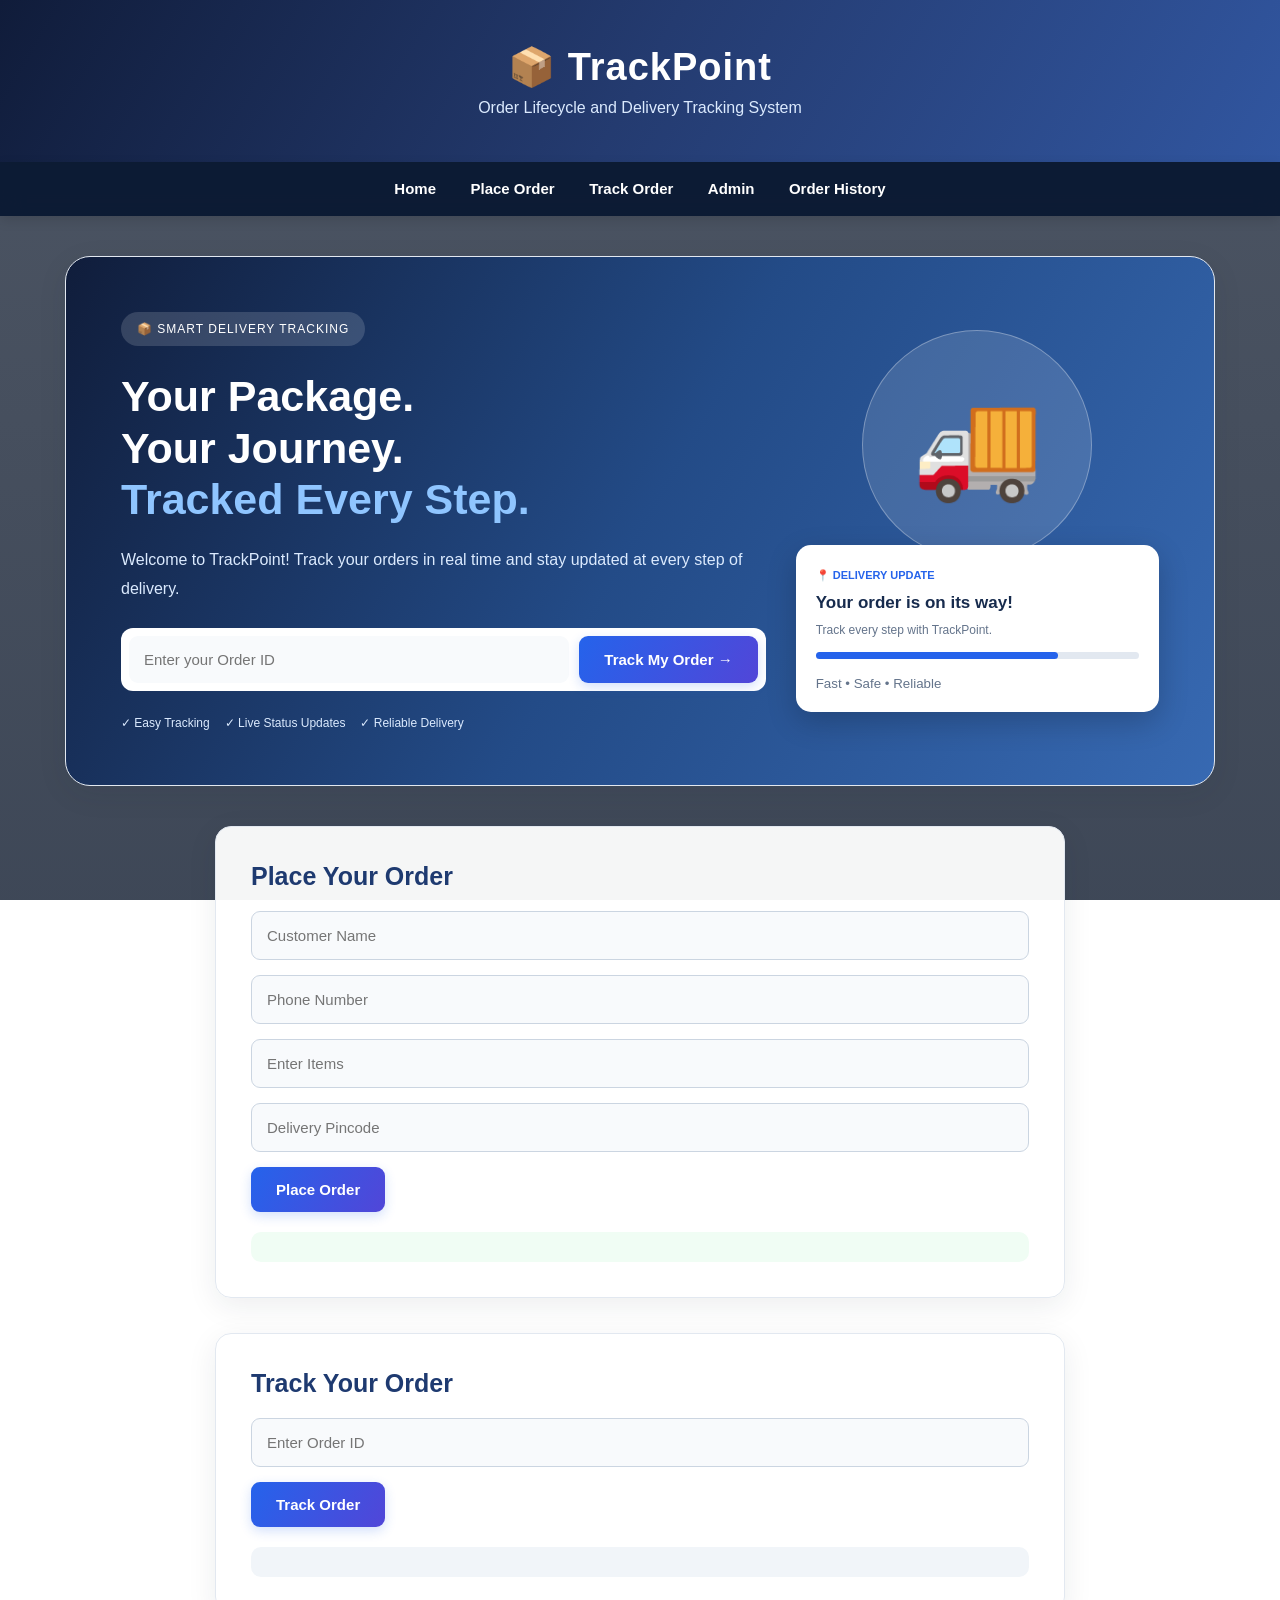
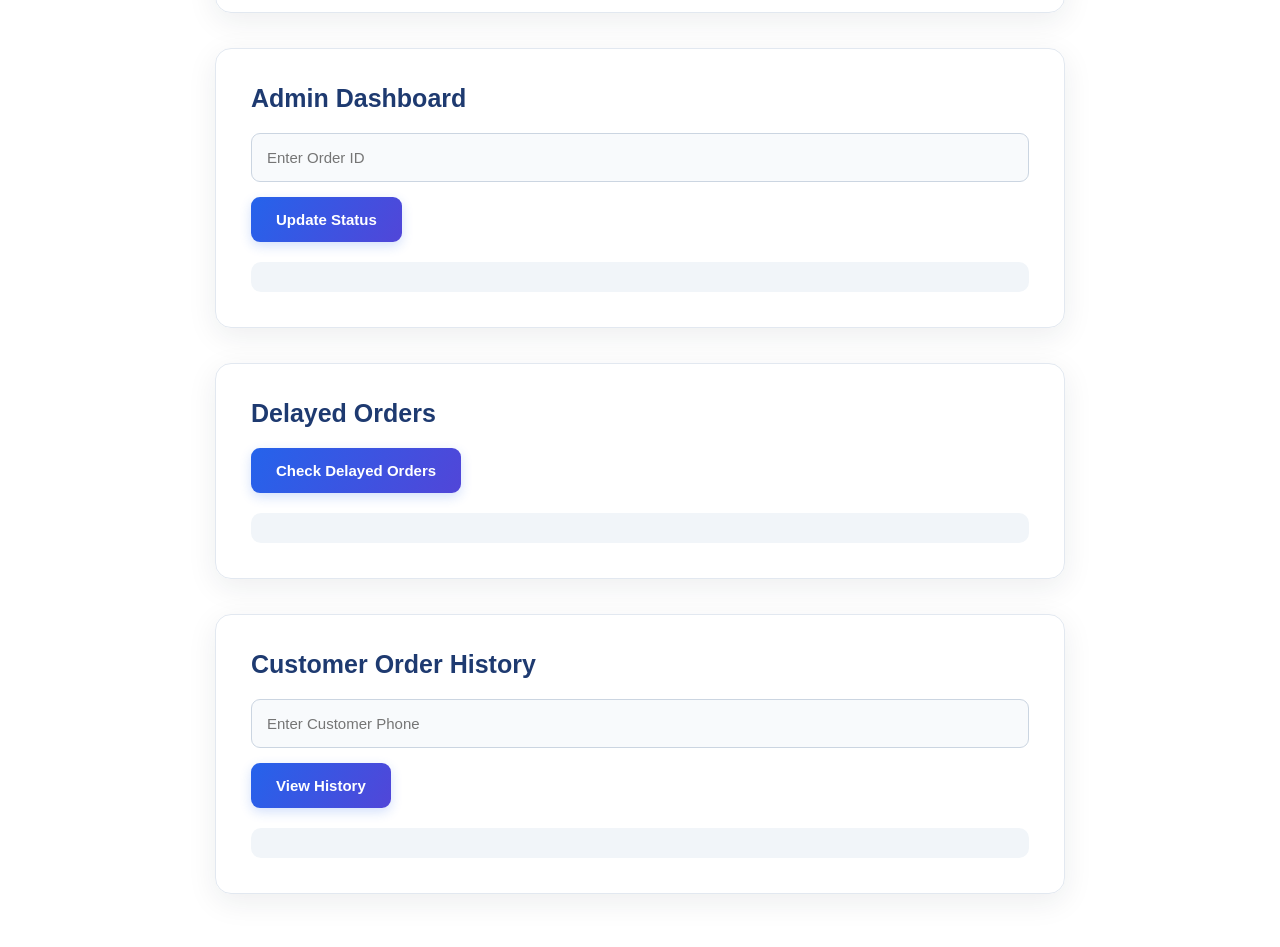
<file: index.html>
<!DOCTYPE html>
<html lang="en">
<head>
    <meta charset="UTF-8">
    <meta name="viewport" content="width=device-width, initial-scale=1.0">
    <title>TrackPoint - Order Tracking</title>
    <link rel="stylesheet" href="style.css">
</head>
<body class="home-page">

    <header>
        <h1>📦 TrackPoint</h1>
        <p>Order Lifecycle and Delivery Tracking System</p>
    </header>

    <nav>
        <a href="#home">Home</a>
        <a href="#place">Place Order</a>
        <a href="#track">Track Order</a>
        <a href="#admin">Admin</a>
        <a href="#history">Order History</a>
    </nav>


    <section id="home" class="hero">

    <div class="hero-content">
        <span class="hero-tag">📦 SMART DELIVERY TRACKING</span>

        <h2>Your Package.<br>
        Your Journey.<br>
        <span>Tracked Every Step.</span></h2>

        <p>
            Welcome to TrackPoint! Track your orders in real time
            and stay updated at every step of delivery.
        </p>

        <div class="hero-search">
            <input type="text"
                   id="homeTrackId"
                   placeholder="Enter your Order ID">

            <button onclick="quickTrack()">
                Track My Order →
            </button>
        </div>

        <div class="hero-features">
            <span>✓ Easy Tracking</span>
            <span>✓ Live Status Updates</span>
            <span>✓ Reliable Delivery</span>
        </div>
    </div>

    <div class="hero-visual">
        <div class="truck-circle">
            <div class="truck">🚚</div>
        </div>

        <div class="delivery-card">
            <span>📍 DELIVERY UPDATE</span>
            <h3>Your order is on its way!</h3>
            <p>Track every step with TrackPoint.</p>
            <div class="mini-progress">
                <div></div>
            </div>
            <small>Fast • Safe • Reliable</small>
        </div>
    </div>

</section>


    <section id="place">
        <h2>Place Your Order</h2>
        <form id="orderForm">
            <input id="customer" placeholder="Customer Name" required>
            <input id="phone" placeholder="Phone Number" required>
            <input id="items" placeholder="Enter Items" required>
            <input id="pincode" placeholder="Delivery Pincode" required>
            <button type="submit">Place Order</button>
        </form>
        <p id="orderMessage"></p>
    </section>

    <section id="track">
        <h2>Track Your Order</h2>
        <input id="trackId" placeholder="Enter Order ID">
        <button onclick="trackOrder()">Track Order</button>
        <div id="trackingResult"></div>
    </section>

    <section id="admin">
        <h2>Admin Dashboard</h2>
        <input id="adminId" placeholder="Enter Order ID">
        <button onclick="updateStatus()">Update Status</button>
        <div id="adminResult"></div>
    </section>
      
    <section id="delayed">
        <h2>Delayed Orders</h2>

        <button onclick="showDelayedOrders()">
        Check Delayed Orders
        </button>

        <div id="delayedResult"></div>
    </section>

    <section id="history">
        <h2>Customer Order History</h2>
        <input id="historyPhone" placeholder="Enter Customer Phone">
        <button onclick="showHistory()">View History</button>
        <div id="historyResult"></div>
    </section>

    <script src="script.js"></script>
<body class="home-page">
</html>
body{
    background-colour:lightblue
}
</file>
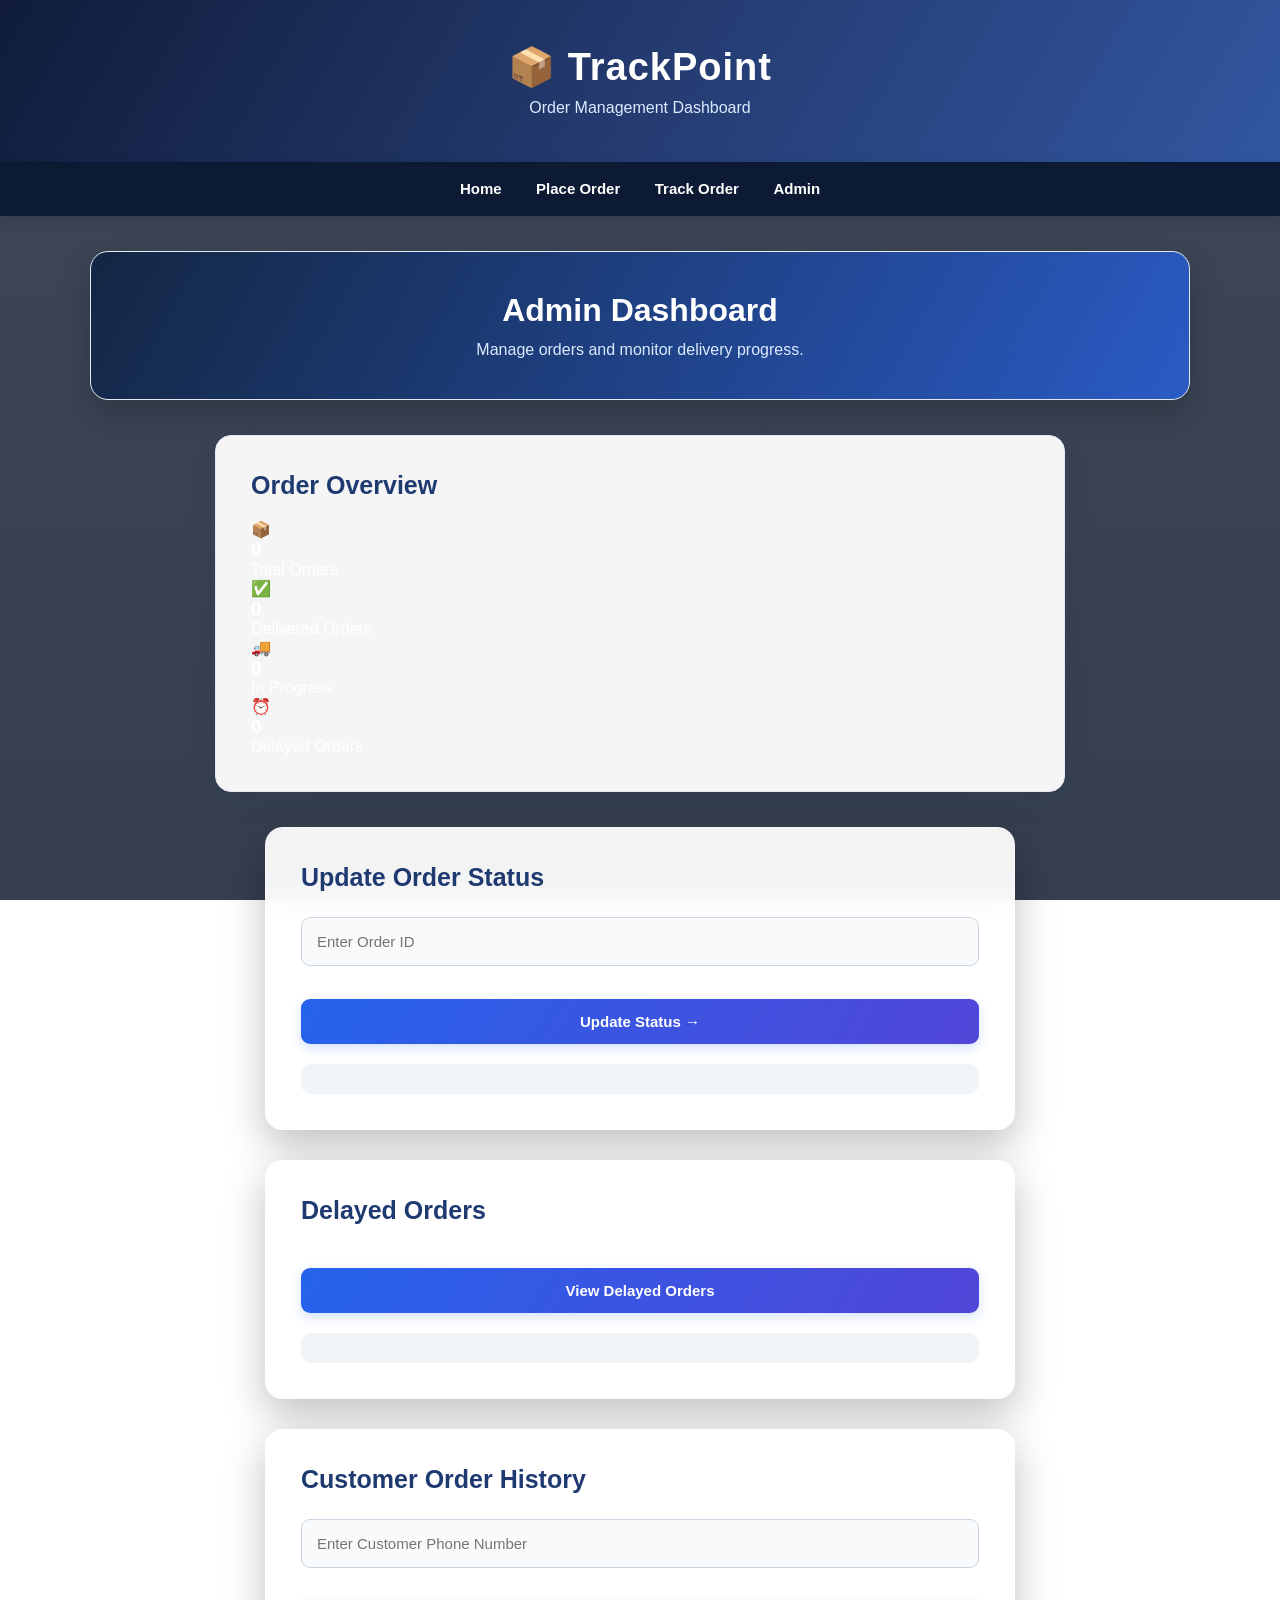
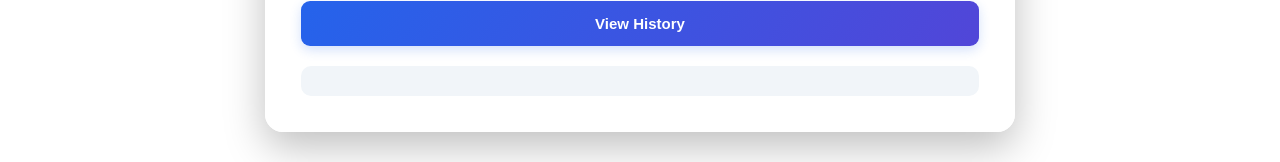
<file: admin.html>
<!DOCTYPE html>
<html lang="en">
<head>
    <meta charset="UTF-8">
    <meta name="viewport" content="width=device-width, initial-scale=1.0">
    <title>Admin Dashboard | TrackPoint</title>
    <link rel="stylesheet" href="style.css">
</head>
<body>

<header>
    <h1>📦 TrackPoint</h1>
    <p>Order Management Dashboard</p>
</header>

<nav>
    <a href="index.html">Home</a>
    <a href="order.html">Place Order</a>
    <a href="track.html">Track Order</a>
    <a href="admin.html">Admin</a>
</nav>

<section class="page-banner">
    <h2>Admin Dashboard</h2>
    <p>Manage orders and monitor delivery progress.</p>
</section>

<section class="stats-section">
    <h2>Order Overview</h2>

    <div class="stats-container">

        <div class="stat-card total-card">
            <div class="stat-icon">📦</div>
            <h3 id="totalOrders">0</h3>
            <p>Total Orders</p>
        </div>

        <div class="stat-card delivered-card">
            <div class="stat-icon">✅</div>
            <h3 id="deliveredOrders">0</h3>
            <p>Delivered Orders</p>
        </div>

        <div class="stat-card progress-card">
            <div class="stat-icon">🚚</div>
            <h3 id="progressOrders">0</h3>
            <p>In Progress</p>
        </div>

        <div class="stat-card delayed-card">
            <div class="stat-icon">⏰</div>
            <h3 id="delayedOrders">0</h3>
            <p>Delayed Orders</p>
        </div>

    </div>
</section>


<section class="order-card">
    <h2>Update Order Status</h2>

    <input id="adminId" placeholder="Enter Order ID">

    <button onclick="updateStatus()">Update Status →</button>

    <div id="adminResult"></div>
</section>

<section class="order-card">
    <h2>Delayed Orders</h2>

    <button onclick="showDelayedOrders()">View Delayed Orders</button>

    <div id="delayedResult"></div>
</section>

<section class="order-card">
    <h2>Customer Order History</h2>

    <input id="historyPhone" placeholder="Enter Customer Phone Number">

    <button onclick="showHistory()">View History</button>

    <div id="historyResult"></div>
</section>

<script src="script.js"></script>
</body>
</html>
</file>
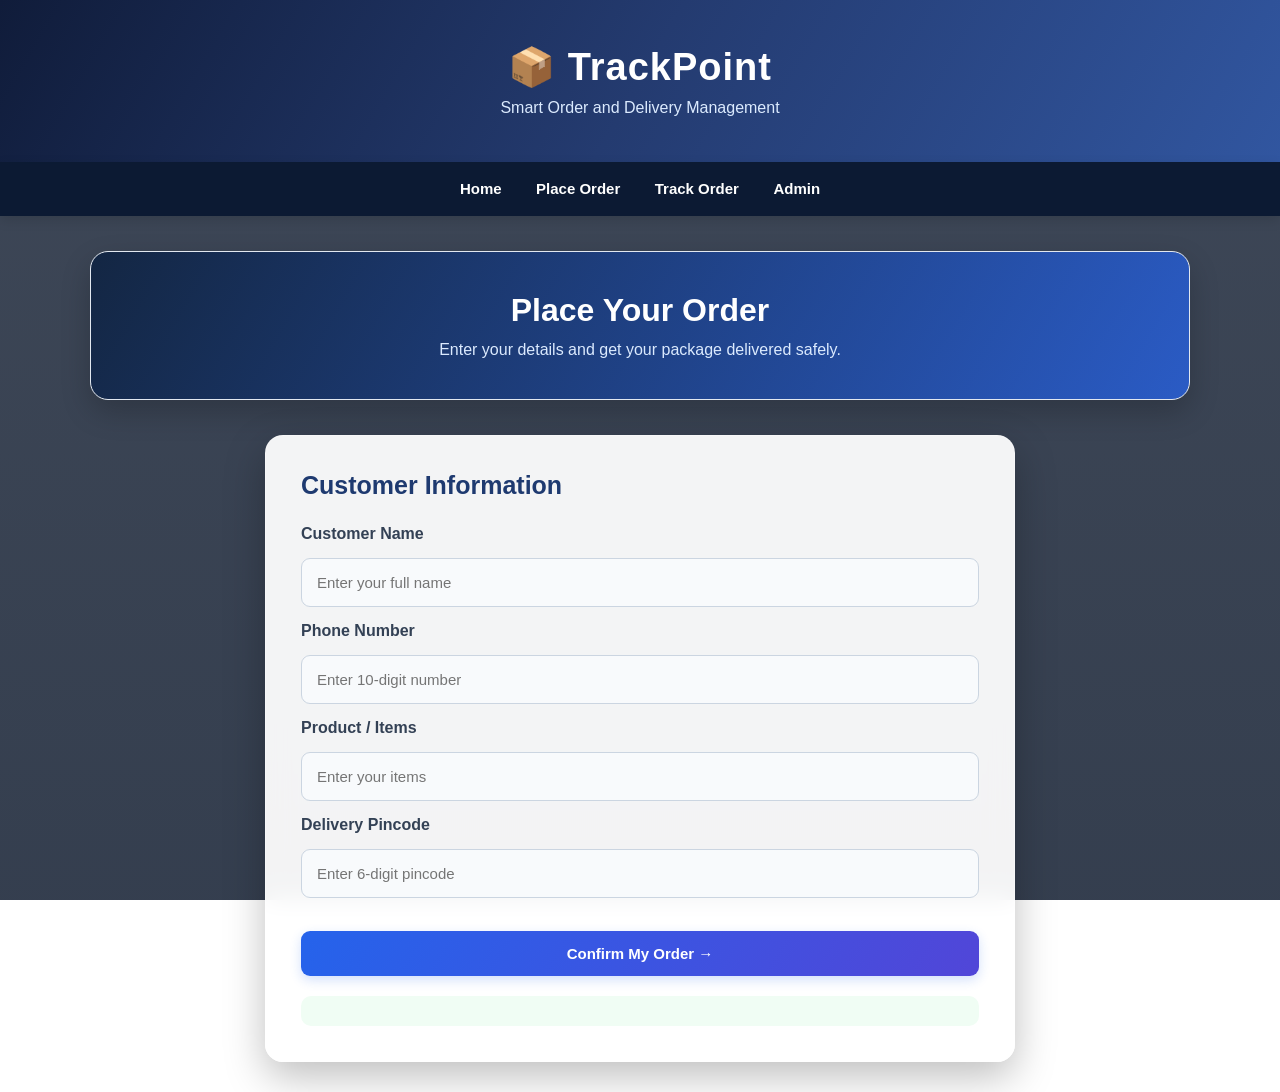
<file: order.html>
<!DOCTYPE html>
<html lang="en">
<head>
    <meta charset="UTF-8">
    <meta name="viewport" content="width=device-width, initial-scale=1.0">
    <title>Place Order | TrackPoint</title>
    <link rel="stylesheet" href="style.css">
</head>
<body>

<header>
    <h1>📦 TrackPoint</h1>
    <p>Smart Order and Delivery Management</p>
</header>

<nav>
    <a href="index.html">Home</a>
    <a href="order.html">Place Order</a>
    <a href="track.html">Track Order</a>
    <a href="admin.html">Admin</a>
</nav>

<section class="page-banner">
    <h2>Place Your Order</h2>
    <p>Enter your details and get your package delivered safely.</p>
</section>

<section class="order-card">
    <h2>Customer Information</h2>

    <form id="orderForm">

        <label>Customer Name</label>
        <input id="customer" placeholder="Enter your full name" required>

        <label>Phone Number</label>
        <input id="phone" type="tel" placeholder="Enter 10-digit number" required>

        <label>Product / Items</label>
        <input id="items" placeholder="Enter your items" required>

        <label>Delivery Pincode</label>
        <input id="pincode" placeholder="Enter 6-digit pincode" required>

        <button type="submit">Confirm My Order →</button>

    </form>

    <div id="orderMessage"></div>
</section>

<script src="script.js"></script>
</body>
</html>
</file>
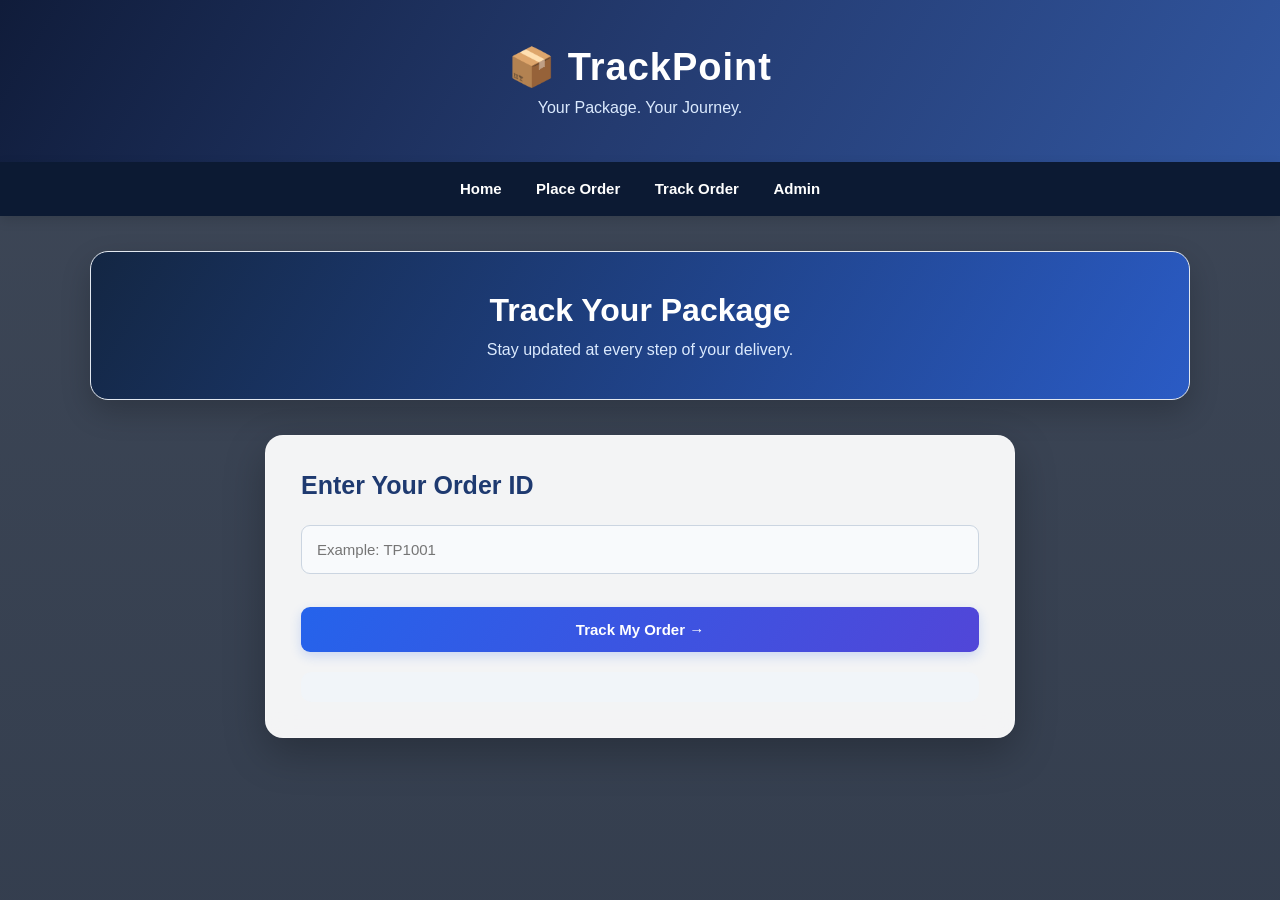
<file: track.html>
<!DOCTYPE html>
<html lang="en">
<head>
    <meta charset="UTF-8">
    <meta name="viewport" content="width=device-width, initial-scale=1.0">
    <title>Track Order | TrackPoint</title>
    <link rel="stylesheet" href="style.css">
</head>
<body>

<header>
    <h1>📦 TrackPoint</h1>
    <p>Your Package. Your Journey.</p>
</header>

<nav>
    <a href="index.html">Home</a>
    <a href="order.html">Place Order</a>
    <a href="track.html">Track Order</a>
    <a href="admin.html">Admin</a>
</nav>

<section class="page-banner">
    <h2>Track Your Package</h2>
    <p>Stay updated at every step of your delivery.</p>
</section>

<section class="order-card">
    <h2>Enter Your Order ID</h2>

    <input id="trackId" placeholder="Example: TP1001">

    <button onclick="trackOrder()">Track My Order →</button>

    <div id="trackingResult"></div>
</section>

<script src="script.js"></script>
</body>
</html>
</file>
<file: style.css>
/* GENERAL DESIGN */
* {
    margin: 0;
    padding: 0;
    box-sizing: border-box;
}

html {
    scroll-behavior: smooth;
}

body {
    font-family: 'Segoe UI', Arial, sans-serif;
    background: linear-gradient(135deg, #edf2f9, #e5eaf5, #f7f8fc);
    color: #1e293b;
    min-height: 100vh;
}

/* HEADER */
header {
    background: linear-gradient(120deg, #101c3a, #243b70, #3156a0);
    color: white;
    text-align: center;
    padding: 45px 20px;
    box-shadow: 0 5px 20px rgba(15, 23, 42, 0.2);
}

header h1 {
    font-size: 38px;
    letter-spacing: 1px;
    margin-bottom: 10px;
}

header p {
    color: #dbeafe;
    font-size: 16px;
}

/* NAVIGATION */
nav {
    background: #111c35;
    padding: 18px;
    text-align: center;
    position: sticky;
    top: 0;
    z-index: 10;
    box-shadow: 0 4px 12px rgba(0,0,0,0.12);
}

nav a {
    color: white;
    text-decoration: none;
    margin: 0 15px;
    font-size: 15px;
    font-weight: 600;
    transition: 0.3s;
}

nav a:hover {
    color: #60a5fa;
}

/* SECTIONS */
section {
    background: rgba(255,255,255,0.95);
    margin: 35px auto;
    padding: 35px;
    max-width: 850px;
    border-radius: 16px;
    box-shadow: 0 8px 30px rgba(31, 41, 55, 0.08);
    border: 1px solid #e2e8f0;
    transition: 0.3s;
}

section:hover {
    box-shadow: 0 12px 35px rgba(31,41,55,0.12);
}

section h2 {
    color: #1e3a70;
    font-size: 25px;
    margin-bottom: 20px;
}

/* INPUT FIELDS */
input {
    display: block;
    width: 100%;
    padding: 15px;
    margin: 15px 0;
    border: 1px solid #cbd5e1;
    border-radius: 9px;
    background: #f8fafc;
    font-size: 15px;
    outline: none;
    transition: 0.3s;
}

input:focus {
    border-color: #2563eb;
    background: white;
    box-shadow: 0 0 0 3px rgba(37,99,235,0.12);
}

/* BUTTONS */
button {
    background: linear-gradient(120deg, #2563eb, #5146d8);
    color: white;
    border: none;
    padding: 14px 25px;
    border-radius: 9px;
    font-size: 15px;
    font-weight: 600;
    cursor: pointer;
    transition: 0.3s;
    box-shadow: 0 4px 12px rgba(37,99,235,0.2);
}

button:hover {
    transform: translateY(-2px);
    box-shadow: 0 7px 18px rgba(37,99,235,0.3);
}

/* RESULT AREAS */
#orderMessage,
#trackingResult,
#adminResult,
#historyResult,
#delayedResult {
    margin-top: 20px;
    padding: 15px;
    border-radius: 10px;
    line-height: 1.8;
    overflow-wrap: anywhere;
}

#orderMessage {
    color: #15803d;
    background: #f0fdf4;
}

#trackingResult,
#adminResult,
#historyResult,
#delayedResult {
    background: #f1f5f9;
}

/* RESPONSIVE DESIGN */
@media (max-width: 600px) {
    header h1 {
        font-size: 28px;
    }

    nav a {
        display: inline-block;
        margin: 7px;
    }

    section {
        margin: 18px 12px;
        padding: 22px;
    }
}

/* HERO HOMEPAGE */

.hero {
    max-width: 1150px;
    min-height: 440px;
    margin: 40px auto;
    padding: 55px;
    display: flex;
    align-items: center;
    justify-content: space-between;
    gap: 30px;
    background: linear-gradient(120deg, #101d3b, #234b87, #3769b2);
    color: white;
    border-radius: 25px;
    overflow: hidden;
}

.hero-content {
    flex: 1;
}

.hero-tag {
    display: inline-block;
    background: rgba(255,255,255,0.15);
    padding: 10px 16px;
    border-radius: 30px;
    font-size: 12px;
    letter-spacing: 1px;
    margin-bottom: 25px;
}

.hero-content h2 {
    color: white;
    font-size: 43px;
    line-height: 1.2;
    margin-bottom: 20px;
}

.hero-content h2 span {
    color: #8fc5ff;
}

.hero-content p {
    color: #dbeafe;
    line-height: 1.8;
    margin-bottom: 25px;
}

.hero-search {
    display: flex;
    gap: 10px;
    background: white;
    padding: 8px;
    border-radius: 12px;
}

.hero-search input {
    margin: 0;
    border: none;
    box-shadow: none;
    min-width: 0;
}

.hero-search button {
    white-space: nowrap;
}

.hero-features {
    display: flex;
    flex-wrap: wrap;
    gap: 15px;
    margin-top: 25px;
    font-size: 12px;
    color: #dbeafe;
}

.hero-visual {
    flex: 0 0 35%;
    position: relative;
    text-align: center;
}

.truck-circle {
    width: 230px;
    height: 230px;
    margin: auto;
    border-radius: 50%;
    background: rgba(255,255,255,0.13);
    display: flex;
    align-items: center;
    justify-content: center;
    border: 1px solid rgba(255,255,255,0.3);
}

.truck {
    font-size: 105px;
}

.delivery-card {
    background: white;
    color: #172b4d;
    padding: 20px;
    border-radius: 15px;
    text-align: left;
    margin-top: -15px;
    box-shadow: 0 10px 30px rgba(0,0,0,0.2);
    position: relative;
}

.delivery-card span {
    color: #2563eb;
    font-size: 11px;
    font-weight: bold;
}

.delivery-card h3 {
    font-size: 17px;
    margin: 10px 0;
}

.delivery-card p {
    font-size: 12px;
    color: #64748b;
}

.delivery-card small {
    color: #64748b;
}

.mini-progress {
    height: 7px;
    background: #e2e8f0;
    border-radius: 10px;
    margin: 15px 0;
}

.mini-progress div {
    width: 75%;
    height: 7px;
    background: #2563eb;
    border-radius: 10px;
}

@media(max-width: 750px) {
    .hero {
        flex-direction: column;
        padding: 30px 20px;
        margin: 20px 12px;
    }

    .hero-content h2 {
        font-size: 32px;
    }

    .hero-visual {
        width: 100%;
    }

    .hero-search {
        flex-direction: column;
    }

    .hero-search button {
        width: 100%;
    }
}

/* COMMON PAGE DESIGN */

.page-banner {
    max-width: 1100px;
    margin: 35px auto;
    padding: 40px;
    text-align: center;
    color: white;
    background: linear-gradient(120deg, #172b4d, #2563eb);
    border-radius: 18px;
}

.page-banner h2 {
    color: white;
    font-size: 32px;
    margin-bottom: 12px;
}

.page-banner p {
    color: #dbeafe;
}

.order-card {
    max-width: 750px;
    margin: 30px auto;
    padding: 35px;
    background: white;
    border-radius: 18px;
    box-shadow: 0 8px 30px rgba(0,0,0,0.08);
}

.order-card h2 {
    margin-bottom: 25px;
}

.order-card label {
    display: block;
    margin-top: 15px;
    font-weight: 600;
    color: #334155;
}

.order-card button {
    width: 100%;
    margin-top: 18px;
}

@media(max-width: 600px) {
    .page-banner,
    .order-card {
        margin: 20px 12px;
        padding: 22px;
    }

    .page-banner h2 {
        font-size: 25px;
    }
}

/* REALISTIC TRACKPOINT BACKGROUND */

body {
    background:
        linear-gradient(rgba(8, 20, 40, 0.78),
                        rgba(8, 20, 40, 0.82)),
        url("https://images.unsplash.com/photo-1586528116311-ad8dd3c8310d")
        center/cover fixed no-repeat;

    min-height: 100vh;
    color: #ffffff;
}

/* TRANSPARENT GLASS CARDS */

.order-card {
    background: rgba(255, 255, 255, 0.94);
    backdrop-filter: blur(12px);
    border: 1px solid rgba(255,255,255,0.3);
    box-shadow: 0 15px 40px rgba(0,0,0,0.25);
    color: #172b4d;
}

/* PAGE BANNER */

.page-banner {
    background: linear-gradient(
        120deg,
        rgba(15, 35, 65, 0.90),
        rgba(37, 99, 235, 0.75)
    );
    box-shadow: 0 12px 30px rgba(0,0,0,0.2);
}

/* NAVIGATION */

nav {
    background: rgba(10, 25, 50, 0.95);
    backdrop-filter: blur(10px);
}

/* BUTTON EFFECT */

button {
    transition: 0.3s ease;
}

button:hover {
    transform: translateY(-3px);
    box-shadow: 0 8px 20px rgba(37,99,235,0.35);
}

/* DIFFERENT BACKGROUND FOR EACH PAGE */

body {
    background-size: cover;
    background-position: center;
    background-attachment: fixed;
    background-repeat: no-repeat;
}

/* HOME PAGE */
.home-page {
    background-image:
    linear-gradient(rgba(8,20,40,0.72), rgba(8,20,40,0.78)),
    url("https://images.unsplash.com/photo-1586528116311-ad8dd3c8310d");
}

/* PLACE ORDER PAGE */
.order-page {
    background-image:
    linear-gradient(rgba(8,20,40,0.72), rgba(8,20,40,0.78)),
    url("https://images.unsplash.com/photo-1607082348824-0a96f2a4b9da");
}

/* TRACK ORDER PAGE */
.track-page {
    background-image:
    linear-gradient(rgba(8,20,40,0.72), rgba(8,20,40,0.78)),
    url("https://images.unsplash.com/photo-1519003722824-194d4455a60c");
}

/* ADMIN PAGE */
.admin-page {
    background-image:
    linear-gradient(rgba(8,20,40,0.72), rgba(8,20,40,0.78)),
    url("https://images.unsplash.com/photo-1497366754035-f200968a6e72");
}

/* HOME PAGE REALISTIC BACKGROUND */

body.home-page {
    background-image:
        linear-gradient(
            rgba(8, 20, 40, 0.72),
            rgba(8, 20, 40, 0.78)
        ),
        url("https://images.unsplash.com/photo-1586528116311-ad8dd3c8310d");

    background-size: cover;
    background-position: center;
    background-repeat: no-repeat;
    background-attachment: fixed;
    min-height: 100vh;
}

/* TRACKPOINT DELIVERY TIMELINE */

.tracking-timeline {
    background: #ffffff;
    padding: 25px;
    border-radius: 15px;
    margin-top: 20px;
    color: #172b4d;
}

.tracking-step {
    display: flex;
    align-items: center;
    gap: 15px;
    position: relative;
    padding-bottom: 28px;
}

.tracking-step:last-child {
    padding-bottom: 0;
}

.tracking-dot {
    width: 30px;
    height: 30px;
    border-radius: 50%;
    background: #cbd5e1;
    display: flex;
    align-items: center;
    justify-content: center;
    color: white;
    flex-shrink: 0;
    z-index: 1;
}

.tracking-step.completed .tracking-dot {
    background: #16a34a;
}

.tracking-step.active .tracking-dot {
    background: #2563eb;
    animation: pulse 1.5s infinite;
}

.tracking-step h4 {
    margin: 0;
    color: #172b4d;
}

.tracking-step p {
    margin: 5px 0 0;
    color: #64748b;
    font-size: 13px;
}

@keyframes pulse {
    0% { box-shadow: 0 0 0 0 rgba(37,99,235,0.5); }
    70% { box-shadow: 0 0 0 12px rgba(37,99,235,0); }
    100% { box-shadow: 0 0 0 0 rgba(37,99,235,0); }
}
</file>
